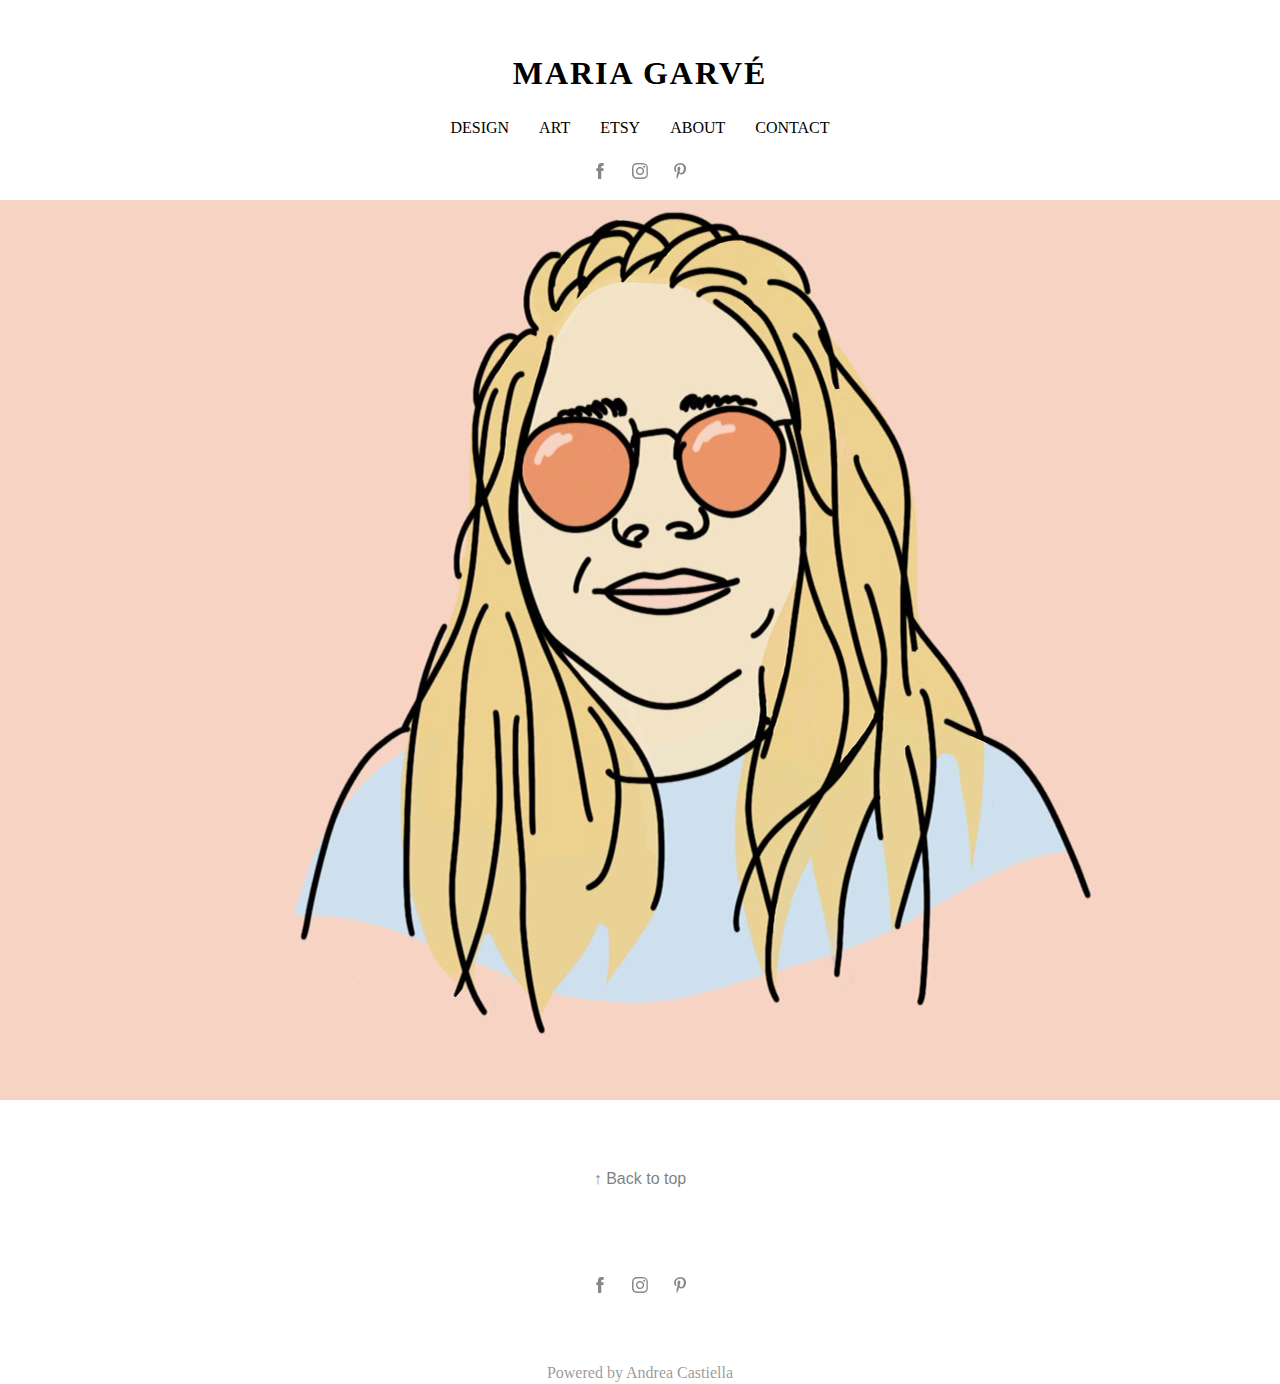
<file: index.html>
<!DOCTYPE HTML>
<html lang="es">
    <head>
    
        <meta charset="UTF-8" />
        <title >Maria Garvé </title>
        <link rel="stylesheet" href="estilo/estilo.css">
        <link rel="shortcut icon" href="recuros/imagenes/GENERAL/Icono..png">
        
    </head>
    
    <body>
        <h1 id="top">MARIA GARVÉ</h1>
        <div class="Menu">
            <ul>
                <li><a href="index_design.html">DESIGN</a></li>
                <li><a href="index_art.html">ART</a></li>
                <li><a href="https://www.etsy.com/uk/shop/mariagarve" target="_blank">ETSY</a></li>
                <li><a href="index_about.html">ABOUT</a></li>
                <li><a href="index_contacto.html">CONTACT</a></li>

            </ul>
        </div>
        
        <div class="RedesSociales">
        <ul>
            <li><a href="https://www.facebook.com/maria.garbizuetxaide" target="_blank"><img src="recuros/imagenes/GENERAL/Facebook.bmp"></a></li>
            <li><a href="http://instagram.com/mariagarvestudio" target="_blank"><img src="recuros/imagenes/GENERAL/Instagram.bmp"></a></li>
            <li><a href="http://pinterest.com/garbmaria" target="_blank"><img src="recuros/imagenes/GENERAL/Pinterest.bmp" ></a></li>
        </ul>
        </div>
        
        
        <div class="ImagenPortada"><img src="recuros/imagenes/PORTADA/FotoPortada.jpg"><p><a href="index_about.html">Who am I</a></p></div>
        
        <div class="BackToTop">
        <a href="#top">↑ Back to top</a>
        </div>
        
        <div class="RedesSociales">
        <ul>
            <li><a href="https://www.facebook.com/maria.garbizuetxaide" target="_blank"><img src="recuros/imagenes/GENERAL/Facebook.bmp"></a></li>
            <li><a href="http://instagram.com/mariagarvestudio" target="_blank"><img src="recuros/imagenes/GENERAL/Instagram.bmp"></a></li>
            <li><a href="http://pinterest.com/garbmaria" target="_blank"><img src="recuros/imagenes/GENERAL/Pinterest.bmp" ></a></li>
        </ul>
        </div>
    
        <p class="Copyright">Powered by Andrea Castiella</p>
        
        
    </body>
    
</html>
</file>
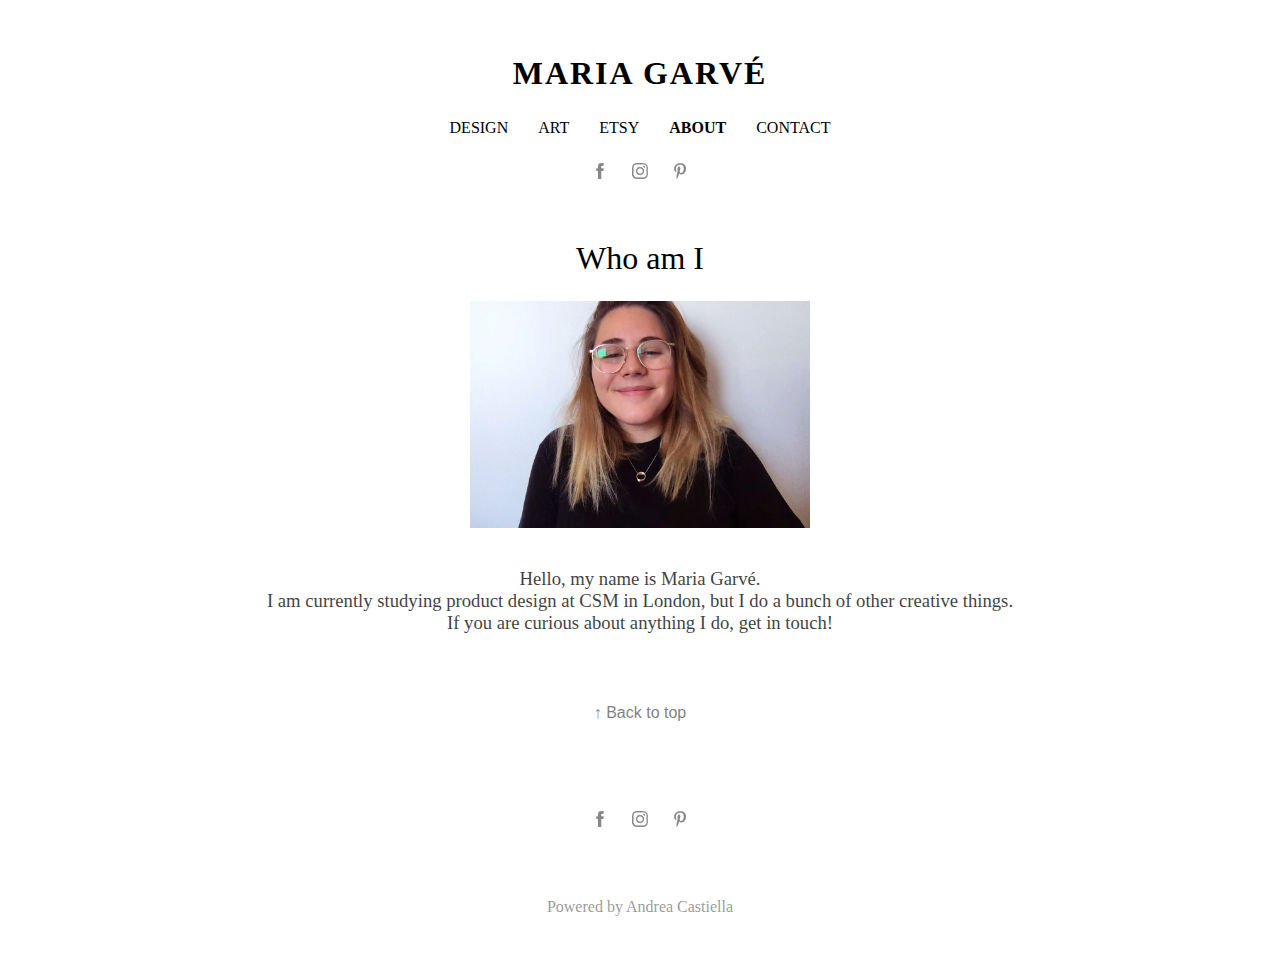
<file: index_about.html>
<!DOCTYPE HTML>
<html lang="es">
    <head>
    
        <meta charset="UTF-8" />
        <title >Maria Garvé </title>
        <link rel="stylesheet" href="estilo/estilo_about.css">
        <link rel="shortcut icon" href="recuros/imagenes/GENERAL/Icono..png">
        
    </head>
    
    <body>
        <h1 id="top"><a href="index.html">MARIA GARVÉ</a></h1>
<div class="Menu">
            <ul>
                <li><a href="index_design.html">DESIGN</a></li>
                <li><a href="index_art.html">ART</a></li>
                <li><a href="https://www.etsy.com/uk/shop/mariagarve" target="_blank">ETSY</a></li>
                <li><a class="Negrita" href="index_about.html">ABOUT</a></li>
                <li><a href="index_contacto.html">CONTACT</a></li>
            </ul>
        </div>
        
        <div class="RedesSociales">
        <ul>
            <li><a href="https://www.facebook.com/maria.garbizuetxaide" target="_blank"><img src="recuros/imagenes/GENERAL/Facebook.bmp"></a></li>
            <li><a href="http://instagram.com/mariagarvestudio" target="_blank"><img src="recuros/imagenes/GENERAL/Instagram.bmp"></a></li>
            <li><a href="http://pinterest.com/garbmaria" target="_blank"><img src="recuros/imagenes/GENERAL/Pinterest.bmp" ></a></li>
        </ul>
        </div>
        
        
        <div class="WhoAmI">
            <p>Who am I</p>
        </div>
        
        <div class="FotoPerfil">
            <img src="recuros/imagenes/ABOUT/Perfil.jpg">
        </div>
        
        <div class="MiniBio">
            <p>Hello, my name is Maria Garvé.<br>
            I am currently studying product design at CSM in London, but I do a bunch of other creative things.<br>
            If you are curious about anything I do, get in touch!</p>
        </div>
        
        <div class="BackToTop">
            <a href="#top">↑ Back to top</a>
        </div>
        
        <div class="RedesSociales">
        <ul>
            <li><a href="https://www.facebook.com/maria.garbizuetxaide" target="_blank"><img src="recuros/imagenes/GENERAL/Facebook.bmp"></a></li>
            <li><a href="http://instagram.com/mariagarvestudio" target="_blank"><img src="recuros/imagenes/GENERAL/Instagram.bmp"></a></li>
            <li><a href="http://pinterest.com/garbmaria" target="_blank"><img src="recuros/imagenes/GENERAL/Pinterest.bmp" ></a></li>
        </ul>
        </div>
    
        <p class="Copyright">Powered by Andrea Castiella</p>
        
        
    </body>
    
</html>
</file>
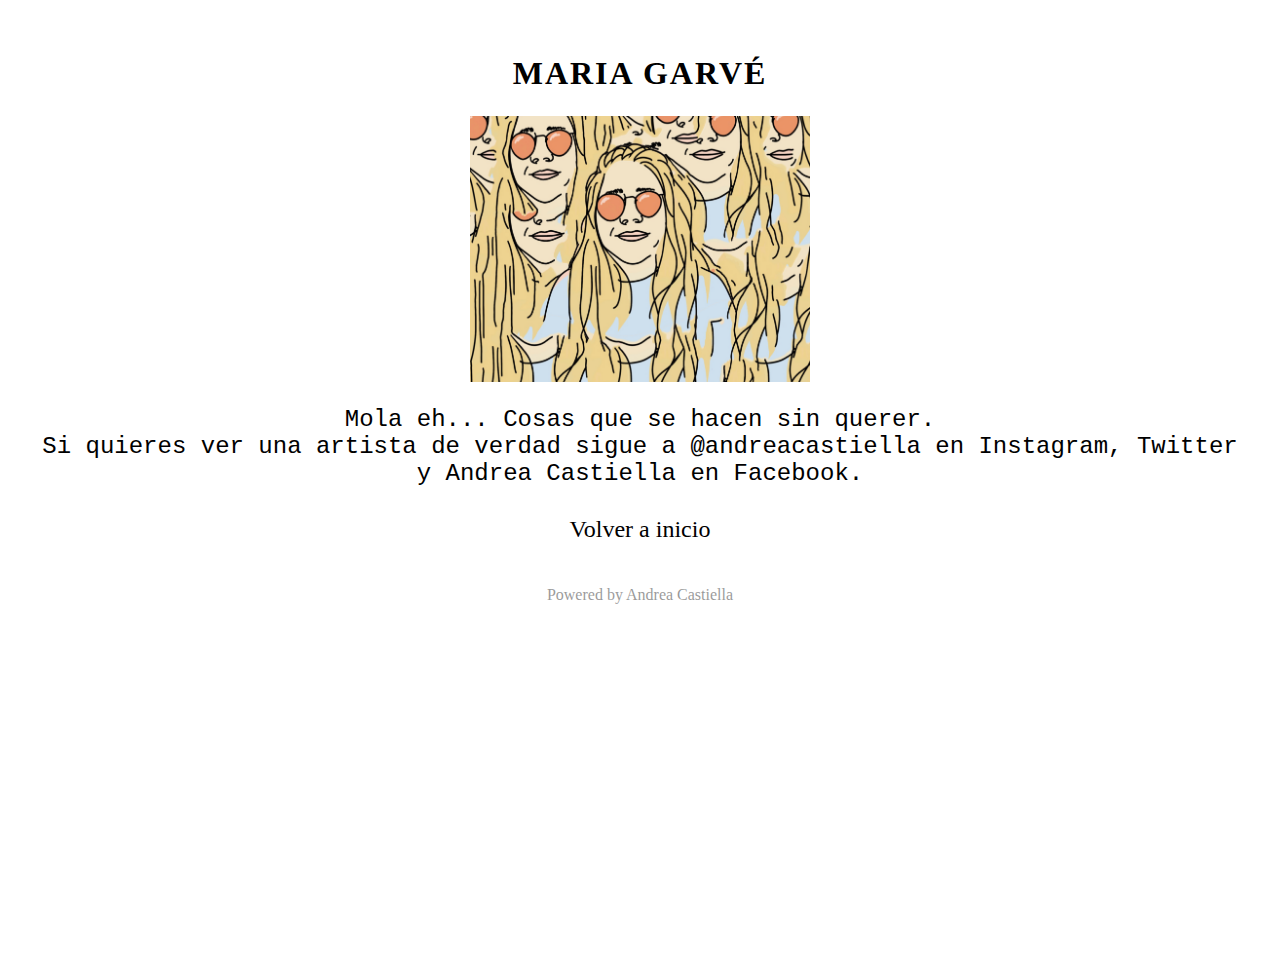
<file: index_art.html>
<!DOCTYPE HTML>
<html lang="es">
    <head>
    
        <meta charset="UTF-8" />
        <title >Maria Garvé </title>
        <link rel="stylesheet" href="estilo/estilo_art.css">
        <link rel="shortcut icon" href="recuros/imagenes/GENERAL/Icono..png">
        
    </head>
    
    <body>
        <h1 id="top"><a href="index.html">MARIA GARVÉ</a></h1>
        
        <div class="Yo">
            <img src="recuros/imagenes/ART/Mola.jpg">
        </div>
        
        <div class="Construccion">
            <p>Mola eh... Cosas que se hacen sin querer.<br>Si quieres ver una artista de verdad sigue a @andreacastiella en Instagram, Twitter<br>y Andrea Castiella en Facebook.</p>
        </div>  
        
        <p class="Volver"><a href="index.html">Volver a inicio</a></p>
        
        <p class="Copyright">Powered by Andrea Castiella</p>
        
    </body>
    
</html>
</file>
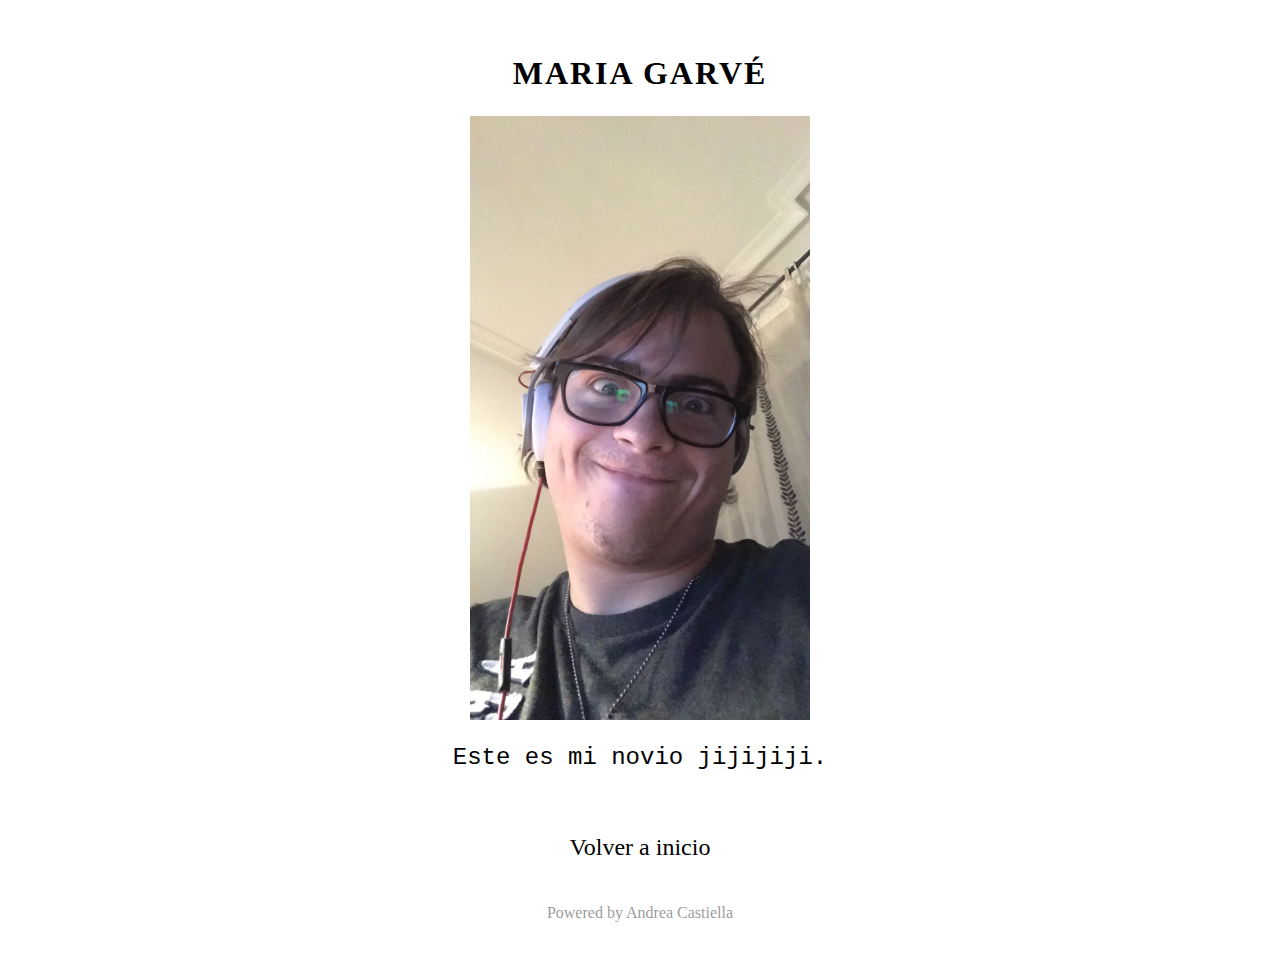
<file: index_contacto.html>
<!DOCTYPE HTML>
<html lang="es">
    <head>
    
        <meta charset="UTF-8" />
        <title >Maria Garvé </title>
        <link rel="stylesheet" href="estilo/estilo_contacto.css">
        <link rel="shortcut icon" href="recuros/imagenes/GENERAL/Icono..png">
        
    </head>
    
    <body>
        <h1 id="top"><a href="index.html">MARIA GARVÉ</a></h1>
        
        <div class="Andrenzzo">
            <img src="recuros/imagenes/CONTACTO/gili.jpg">
        </div>
        
        <div class="Construccion">
            <p>Este es mi novio jijijiji.</p>
        </div>  
        
        <p class="Volver"><a href="index.html">Volver a inicio</a></p>
        
        <p class="Copyright">Powered by Andrea Castiella</p>
        
    </body>
    
</html>
</file>
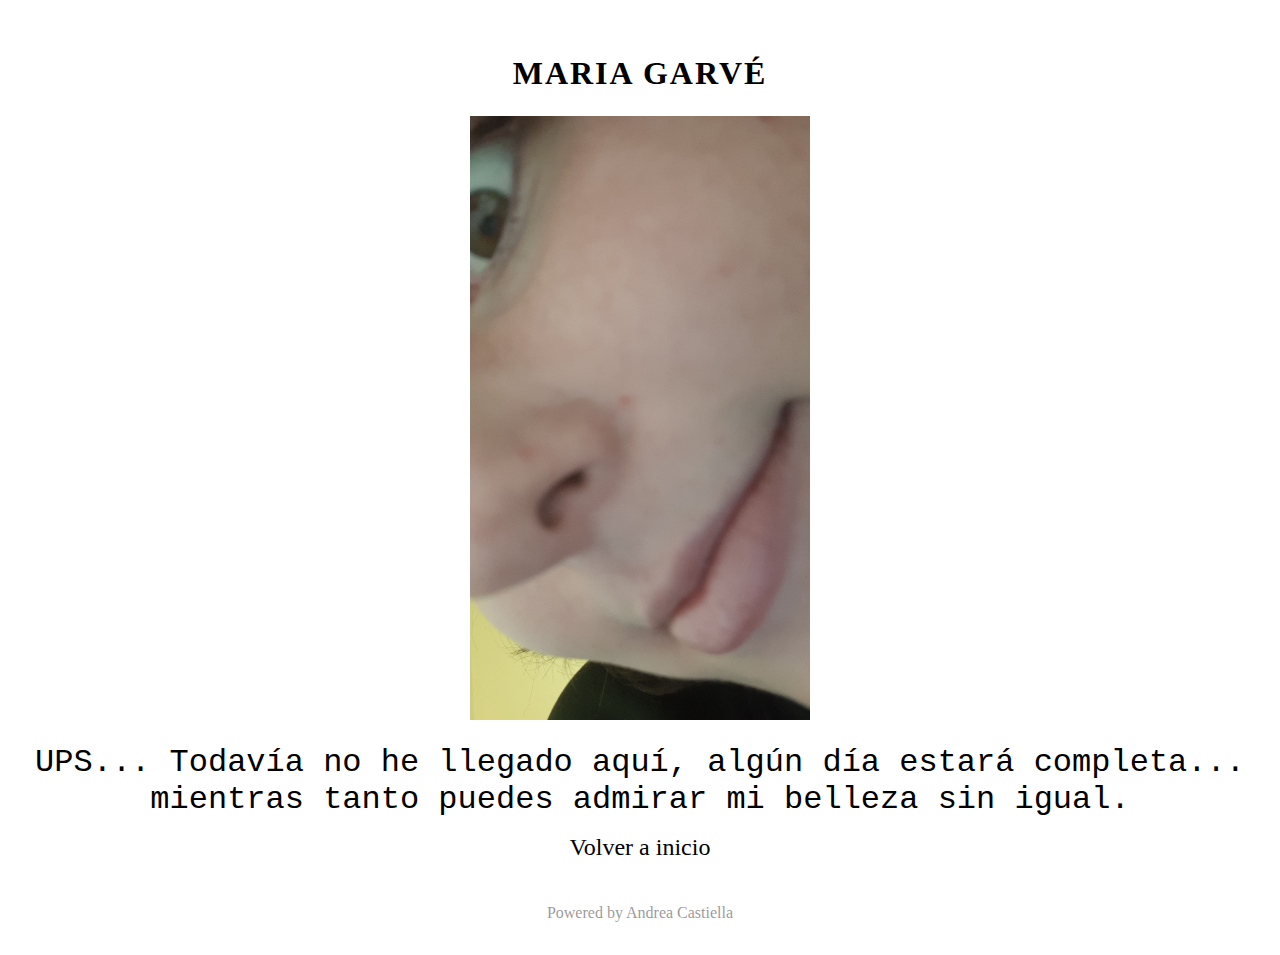
<file: index_design.html>
<!DOCTYPE HTML>
<html lang="es">
    <head>
    
        <meta charset="UTF-8" />
        <title >Maria Garvé </title>
        <link rel="stylesheet" href="estilo/estilo_design.css">
        <link rel="shortcut icon" href="recuros/imagenes/GENERAL/Icono..png">
        
    </head>
    
    <body>
        <h1 id="top"><a href="index.html">MARIA GARVÉ</a></h1>
        
        <div class="Yo">
            <img src="recuros/imagenes/DESIGN/construccion1.jpeg">
        </div>
        
        <div class="Construccion">
            <p>UPS... Todavía no he llegado aquí, algún día estará completa... mientras tanto puedes admirar mi belleza sin igual.</p>
        </div>  
        
        <p class="Volver"><a href="index.html">Volver a inicio</a></p>
        
        <p class="Copyright">Powered by Andrea Castiella</p>
        
    </body>
    
</html>
</file>
<file: estilo/estilo.css>
*{
    padding: 0;
    margin: 0;
    box-sizing: border-box;
}

html, body{
    height: 100%;
}

h1{
    font-family:serif;
    margin-top: 55px;
    letter-spacing: 2px;
    text-align: center;
    
}

.Menu {
    width: 100%;

}
.Menu ul{
    display: flex;
    list-style: none;
    justify-content: center;
    margin-top: 12px;
    margin-bottom: 12px;
    
}
.Menu ul li{
    margin: 15px;
    transition: 1s;
    height: 10px;
    
}

.Menu ul li:hover{
    letter-spacing: 4px;
    font-size: 16pt;
    transition: 1s;
    cursor: pointer;
}

.Menu ul li a{
    text-decoration-line: none;
    color: black;
}

.BackToTop a{
    text-decoration-line: none;
    color: black;
}

.BackToTop{
    margin-top: 70px;
    height: 10%;
    width: 100%;
    text-align: center;
    font-family:sans-serif;
    opacity: 0.5;
}

.RedesSociales{
    width: 100%
}

.RedesSociales ul{
    display: flex;
    list-style: none;
    justify-content: center;
    margin-top: 10px;
    margin-bottom: 10px;
    
}

.RedesSociales ul li{
    margin-left:5px;
    margin-right: 5px;
    opacity: 0.5;
}

.RedesSociales ul li:hover{
    opacity: 1;
}

.ImagenPortada{
    width: 100%;
    height: 100%;
    position: relative;
    overflow: hidden;
    background: black;

}

.ImagenPortada p{
    position: absolute;
    left: 0;
    padding-top: 20%;
    padding-bottom: 20%;
    text-align: center;
    width: 100%;
    height: 100%;
    font-size: 55pt;
    opacity: 0;
    font-family:sans-serif
    transition: 1s;
    color: white;
}
.ImagenPortada:hover p{    
    opacity: 1;
    transition: 1s;
}
.ImagenPortada img{
    position: absolute;
    transition: 1s;
    top: -100px;
}
.ImagenPortada:hover img{
    opacity: 0.6;
    transition: 1s;
}

.ImagenPortada:hover p a{
    text-decoration-line: none;
    color: black;
}

.Copyright{
    margin-top: 60px;
    height: 20px;
    text-align: center;
    opacity: 0.4;
    margin-bottom: 10px;
}
</file>
<file: estilo/estilo_about.css>
*{
    padding: 0;
    margin: 0;
    box-sizing: border-box;
}

html, body{
    height: 100%;
}

h1{
    font-family:serif;
    margin-top: 55px;
    letter-spacing: 2px;
    text-align: center;
    
    
}

h1 a{
    text-decoration-line: none;
    color: black;
}

.Menu {
    width: 100%;

}
.Menu ul{
    display: flex;
    list-style: none;
    justify-content: center;
    margin-top: 12px;
    margin-bottom: 12px;
    
}
.Menu ul li{
    margin: 15px;
    transition: 1s;
    height: 10px;
    
}

.Menu ul li:hover{
    letter-spacing: 4px;
    font-size: 16pt;
    transition: 1s;
    cursor: pointer;
}

.Menu ul li a{
    text-decoration-line: none;
    color: black;
}

.Negrita{
    font-weight: 600;
}

.RedesSociales{
    width: 100%
}

.RedesSociales ul{
    display: flex;
    list-style: none;
    justify-content: center;
    margin-top: 10px;
    margin-bottom: 10px;
    
}

.RedesSociales ul li{
    margin-left:5px;
    margin-right: 5px;
    opacity: 0.5;
}

.RedesSociales ul li:hover{
    opacity: 1;
}

.WhoAmI{
    text-align: center;
    margin-top: 50px;
    font-family: serif;
    font-size: 24pt;

}

.FotoPerfil img{
    max-width: 340px;
    display: block;
    margin: auto;
    margin-top: 24px;
}

.MiniBio p{
    text-align: center;
    color: black;
    font-family: serif;
    font-size: 14pt;
    opacity: 0.75;
    margin-top: 40px;
    
}

.BackToTop a{
    text-decoration-line: none;
    color: black;
}

.BackToTop{
    margin-top: 70px;
    height: 10%;
    width: 100%;
    text-align: center;
    font-family:sans-serif;
    opacity: 0.5;
}
.Copyright{
    margin-top: 60px;
    height: 20px;
    text-align: center;
    opacity: 0.4;
    margin-bottom: 10px;
}
</file>
<file: estilo/estilo_art.css>
*{
    padding: 0;
    margin: 0;
    box-sizing: border-box;
}

html, body{
    height: 100%;
}

h1{
    font-family:serif;
    margin-top: 55px;
    letter-spacing: 2px;
    text-align: center;
}

h1 a{
    text-decoration-line: none;
    color: black;
}

.Construccion p{
    text-align: center;
    color: black;
    font-family: monospace;
    font-size: 18pt;
    height: 50px;
    
margin-top: 24px;
}

.Yo img{
    max-width: 340px;
    display: block;
    margin: auto;
    margin-top: 24px;
}

.Volver{
    text-align: center;
    color: black;
    font-family:serif;
    font-size: 18pt;
    margin-top: 60px;
    height: 10px;
}

.Volver a{
    color: black;
    text-decoration-line: none;
}

.Copyright{
    margin-top: 60px;
    height: 20px;
    text-align: center;
    opacity: 0.4;
}
</file>
<file: estilo/estilo_contacto.css>
*{
    padding: 0;
    margin: 0;
    box-sizing: border-box;
}

html, body{
    height: 100%;
}

h1{
    font-family:serif;
    margin-top: 55px;
    letter-spacing: 2px;
    text-align: center;
    
    
}

h1 a{
    text-decoration-line: none;
    color: black;
}

.Construccion p{
    text-align: center;
    color: black;
    font-family: monospace;
    font-size: 18pt;
    height: 50px;
    margin-top: 24px;
}

.Andrenzzo img{
    max-width: 340px;
    display: block;
    margin: auto;
    margin-top: 24px;
}

.Volver{
    text-align: center;
    color: black;
    font-family:serif;
    font-size: 18pt;
    margin-top: 40px;
    height: 10px;
}

.Volver a{
    color: black;
    text-decoration-line: none;
}

.Copyright{
    margin-top: 60px;
    height: 20px;
    text-align: center;
    opacity: 0.4;
}
</file>
<file: estilo/estilo_design.css>
*{
    padding: 0;
    margin: 0;
    box-sizing: border-box;
}

html, body{
    height: 100%;
}

h1{
    font-family:serif;
    margin-top: 55px;
    letter-spacing: 2px;
    text-align: center;
    
    
}

h1 a{
    text-decoration-line: none;
    color: black;
}

.Construccion p{
    text-align: center;
    color: black;
    font-family: monospace;
    font-size: 24pt;
    height: 50px;
    
margin-top: 24px;
}

.Yo img{
    max-width: 340px;
    display: block;
    margin: auto;
    margin-top: 24px;
}

.Volver{
    text-align: center;
    color: black;
    font-family:serif;
    font-size: 18pt;
    margin-top: 40px;
    height: 10px;
}

.Volver a{
    color: black;
    text-decoration-line: none;
}

.Copyright{
    margin-top: 60px;
    height: 20px;
    text-align: center;
    opacity: 0.4;
}
</file>
